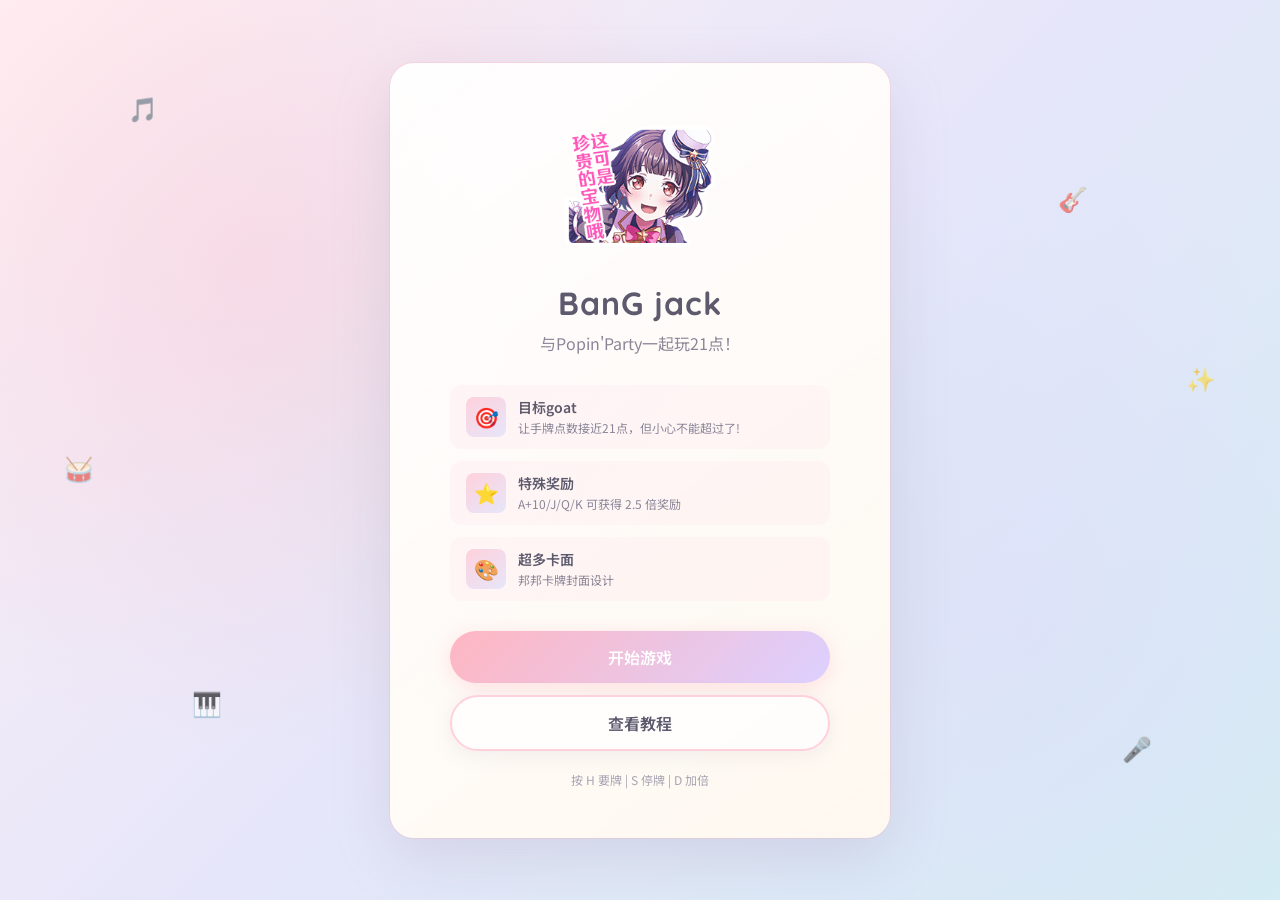
<file: src/index.html>
<!DOCTYPE html>
<html lang="zh-CN">
<head>
    <meta charset="UTF-8">
    <meta name="viewport" content="width=device-width, initial-scale=1.0">
    <meta name="description" content="BanG jack - 一款以BanG Dream为主题的经典黑杰克卡牌游戏">
    <meta name="keywords" content="BanG Dream, 黑杰克, 21点, 卡牌游戏">
    <title>邦杰克!</title>
    <link rel="stylesheet" href="css/style.css">
</head>
<body>
    <div id="app">
        <div class="loading">
            <h1>邦杰克狂欢!</h1>
            <p>游戏加载中...</p>
        </div>
    </div>
    
    <script src="js/config.js"></script>
    <script src="js/animationSystem.js"></script>
    <script src="js/cardSystem.js"></script>
    <script src="js/aiDealer.js"></script>
    <script src="js/economySystem.js"></script>
    <script src="js/uiSystem.js"></script>
    <script src="js/audioSystem.js"></script>
    <script src="js/saveSystem.js"></script>
    <script src="js/gameController.js"></script>
    <script src="js/main.js"></script>
</body>
</html>
</file>
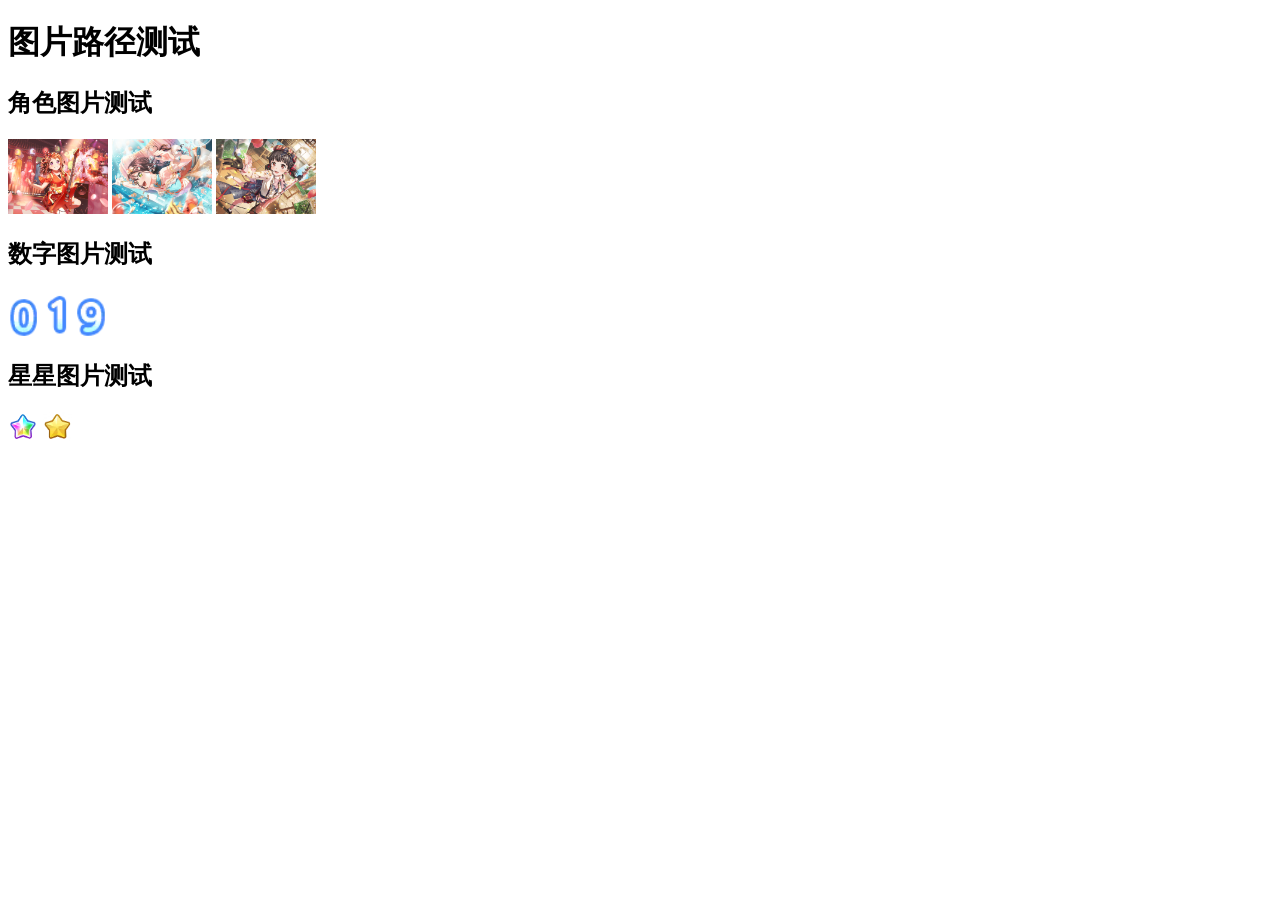
<file: test_path.html>
<!DOCTYPE html>
<html lang="zh-CN">
<head>
    <meta charset="UTF-8">
    <title>路径测试</title>
</head>
<body>
    <h1>图片路径测试</h1>
    <h2>角色图片测试</h2>
    <img src="./assets/art/cards/faces/Popin'Party/户山香澄_101_ca.png" alt="户山香澄" style="width:100px;height:auto;">
    <img src="./assets/art/cards/faces/Popin'Party/花园多惠_1019_ca.png" alt="花园多惠" style="width:100px;height:auto;">
    <img src="./assets/art/cards/faces/Popin'Party/牛込里美_1057_ca.png" alt="牛込里美" style="width:100px;height:auto;">
    
    <h2>数字图片测试</h2>
    <img src="./assets/art/cards/numbers/0.png" alt="0" style="width:30px;height:auto;">
    <img src="./assets/art/cards/numbers/1.png" alt="1" style="width:30px;height:auto;">
    <img src="./assets/art/cards/numbers/9.png" alt="9" style="width:30px;height:auto;">
    
    <h2>星星图片测试</h2>
    <img src="./assets/art/cards/numbers/star.png" alt="star" style="width:30px;height:auto;">
    <img src="./assets/art/cards/numbers/nor-star.png" alt="nor-star" style="width:30px;height:auto;">
    
    <script>
        console.log('测试路径:');
        console.log('./assets/art/cards/faces/Popin\'Party/户山香澄_101_ca.png');
    </script>
</body>
</html>
</file>
<file: src/css/style.css>
/**
 * BanG jack - 主样式文件
 * @description 游戏主样式文件，柔和可爱风格设计
 * @version 2.0
 */

@import url('https://fonts.googleapis.com/css2?family=Noto+Sans+SC:wght@400;500;700&family=Quicksand:wght@400;500;600;700&display=swap');

:root {
    --color-pink-soft: #FFB6C1;
    --color-pink-light: #FFD1DC;
    --color-pink-pale: #FFF0F3;
    --color-lavender: #E6E6FA;
    --color-lavender-soft: #DCD0FF;
    --color-mint: #B8E8D1;
    --color-mint-light: #D4F1E4;
    --color-peach: #FFDAB9;
    --color-peach-light: #FFE4D1;
    --color-sky: #B0E0E6;
    --color-sky-light: #D4EEF2;
    --color-cream: #FFF8F0;
    --color-white-soft: #FFFEFA;
    
    --color-text-primary: #5D5A6D;
    --color-text-secondary: #8A8698;
    --color-text-light: #A8A4B4;
    --color-text-dark: #3D3A4D;
    
    --color-success: #7EC8A3;
    --color-success-light: #E0F2E9;
    --color-danger: #F5A5A5;
    --color-danger-light: #FFE8E8;
    --color-warning: #FFD89B;
    --color-warning-light: #FFF3E0;
    --color-info: #A5C9F5;
    --color-info-light: #E8F2FF;
    
    --font-main: 'Noto Sans SC', 'Quicksand', sans-serif;
    --font-display: 'Quicksand', 'Noto Sans SC', sans-serif;
    
    --card-width: 110px;
    --card-height: 165px;
    --card-radius: 16px;
    
    --chip-size: 44px;
    
    --shadow-soft: 0 4px 20px rgba(150, 130, 160, 0.12);
    --shadow-hover: 0 8px 30px rgba(150, 130, 160, 0.18);
    --shadow-card: 0 2px 12px rgba(150, 130, 160, 0.1);
    --shadow-glow-pink: 0 0 20px rgba(255, 182, 193, 0.4);
    --shadow-glow-lavender: 0 0 20px rgba(220, 208, 255, 0.4);
    
    --radius-sm: 8px;
    --radius-md: 12px;
    --radius-lg: 16px;
    --radius-xl: 24px;
    --radius-full: 9999px;
    
    --transition-smooth: all 0.3s cubic-bezier(0.4, 0, 0.2, 1);
    --transition-bounce: all 0.4s cubic-bezier(0.34, 1.56, 0.64, 1);
}

* {
    margin: 0;
    padding: 0;
    box-sizing: border-box;
    -webkit-tap-highlight-color: transparent;
    -webkit-touch-callout: none;
}

*:focus {
    outline: none;
}

button, 
[role="button"],
input,
select,
textarea {
    -webkit-tap-highlight-color: transparent;
    outline: none;
}

button:focus,
[role="button"]:focus,
input:focus,
select:focus,
textarea:focus {
    outline: none;
    box-shadow: none;
}

body {
    font-family: var(--font-main);
    background: linear-gradient(to bottom right, #ff4500 0%, #ff0080 100%);
    color: var(--color-text-primary);
    min-height: 100vh;
    overflow-x: hidden;
    position: relative;
}

body::before {
    content: '';
    position: fixed;
    top: 0;
    left: 0;
    right: 0;
    bottom: 0;
    background: rgba(255, 255, 255, 0.1);
    pointer-events: none;
    z-index: 0;
}

#app {
    width: 100%;
    min-height: 100vh;
    display: flex;
    flex-direction: column;
    align-items: center;
    position: relative;
    z-index: 1;
}

.game-container {
    width: 100%;
    max-width: 900px;
    min-height: 100vh;
    padding: 20px 24px;
    display: flex;
    flex-direction: column;
    gap: 16px;
}

.scoreboard {
    display: flex;
    justify-content: space-between;
    align-items: center;
    padding: 16px 28px;
    background: linear-gradient(135deg, rgba(255, 255, 255, 0.9) 0%, rgba(255, 248, 240, 0.95) 100%);
    border-radius: var(--radius-xl);
    box-shadow: var(--shadow-soft);
    border: 1px solid rgba(255, 182, 193, 0.2);
    flex-shrink: 0;
    backdrop-filter: blur(10px);
}

.chips-display {
    display: flex;
    flex-direction: row;
    align-items: center;
    gap: 10px;
}

.chips-display .label {
    font-size: 13px;
    color: var(--color-text-secondary);
    font-weight: 500;
}

.chips-display .value {
    font-size: 26px;
    font-weight: 700;
    font-family: var(--font-display);
    color: var(--color-pink-soft);
    text-shadow: 0 2px 8px rgba(255, 182, 193, 0.4);
}

.stats-display {
    display: flex;
    gap: 24px;
}

.stat {
    display: flex;
    flex-direction: row;
    align-items: center;
    gap: 6px;
    padding: 6px 12px;
    background: rgba(255, 255, 255, 0.6);
    border-radius: var(--radius-full);
}

.stat-label {
    font-size: 12px;
    color: var(--color-text-light);
    font-weight: 500;
}

.stat-value {
    font-size: 18px;
    font-weight: 700;
    font-family: var(--font-display);
}

.stat:nth-child(1) .stat-value { color: var(--color-success); }
.stat:nth-child(2) .stat-value { color: var(--color-danger); }
.stat:nth-child(3) .stat-value { color: var(--color-warning); }

.dealer-area,
.player-area {
    display: flex;
    flex-direction: column;
    align-items: center;
    padding: 20px;
    border-radius: var(--radius-xl);
    position: relative;
    flex: 1;
    min-height: 0;
    transition: var(--transition-smooth);
}

.game-container.betting-phase .dealer-area,
.game-container.betting-phase .player-area {
    flex: 0 0 auto;
    min-height: 0;
    padding: 8px 16px;
    overflow: hidden;
}

.game-container.betting-phase .dealer-area {
    opacity: 0.6;
}

.game-container.betting-phase .player-area {
    opacity: 0.6;
}

.game-container.betting-phase .cards-container {
    min-height: 0;
    height: 0;
    padding: 0;
    margin: 0;
}

.game-container.betting-phase .points-display {
    display: none;
}

.game-container.betting-phase .controls-area {
    display: none;
}

.game-container.betting-phase .message-area {
    display: none;
}

.dealer-area {
    background: linear-gradient(135deg, rgba(255, 255, 255, 0.7) 0%, rgba(230, 230, 250, 0.5) 100%);
    border: 1px solid rgba(220, 208, 255, 0.3);
}

.player-area {
    background: linear-gradient(135deg, rgba(255, 255, 255, 0.7) 0%, rgba(255, 209, 220, 0.4) 100%);
    border: 1px solid rgba(255, 182, 193, 0.3);
}

.area-label {
    font-size: 14px;
    font-weight: 600;
    color: var(--color-text-secondary);
    margin-bottom: 12px;
    letter-spacing: 1px;
    padding: 6px 16px;
    background: rgba(255, 255, 255, 0.8);
    border-radius: var(--radius-full);
    box-shadow: 0 2px 8px rgba(150, 130, 160, 0.08);
}

.cards-container {
    display: flex;
    justify-content: center;
    align-items: center;
    gap: 12px;
    flex: 1;
    flex-wrap: wrap;
    min-height: 0;
    position: relative;
}

.cards-container .card {
    flex-shrink: 0;
}

.points-display {
    font-size: 28px;
    font-weight: 700;
    font-family: var(--font-display);
    margin-top: 12px;
    padding: 8px 24px;
    background: rgba(255, 255, 255, 0.9);
    border-radius: var(--radius-full);
    box-shadow: var(--shadow-card);
    color: var(--color-text-primary);
    transition: var(--transition-smooth);
    border: 2px solid transparent;
}

.points-display.blackjack {
    color: var(--color-success);
    border-color: var(--color-success);
    background: var(--color-success-light);
    animation: pulse-soft 1.5s infinite;
}

.points-display.bust {
    color: var(--color-danger);
    border-color: var(--color-danger);
    background: var(--color-danger-light);
    animation: shake-soft 0.5s ease-in-out;
}

.card {
    width: var(--card-width);
    height: var(--card-height);
    perspective: 1000px;
    cursor: pointer;
    position: relative;
    transition: var(--transition-bounce);
}

.card-inner {
    width: 100%;
    height: 100%;
    position: relative;
    transform-style: preserve-3d;
    transition: transform 0.5s ease-in-out;
}

.card.face-down .card-inner {
    transform: rotateY(180deg);
}

.card-front,
.card-back {
    position: absolute;
    width: 100%;
    height: 100%;
    backface-visibility: hidden;
    border-radius: var(--card-radius);
    overflow: hidden;
    box-shadow: var(--shadow-card);
}

.card-front {
    background: linear-gradient(145deg, #ffffff 0%, var(--color-cream) 100%);
    border: 2px solid var(--color-pink-light);
    display: flex;
    flex-direction: column;
}

.card-frame {
    width: 100%;
    height: 100%;
    position: relative;
    background-image: url('../../assets/art/cards/faces/frame.png');
    background-size: cover;
    background-position: center;
}

.card-character {
    width: 100%;
    height: 100%;
    display: flex;
    justify-content: center;
    align-items: center;
    overflow: hidden;
}

.character-image {
    width: 100%;
    height: 100%;
    object-fit: cover;
    object-position: center top;
}

.card-number-display {
    font-size: 36px;
    font-weight: 700;
    font-family: var(--font-display);
    color: var(--color-pink-soft);
    text-shadow: 2px 2px 4px rgba(150, 130, 160, 0.15);
}

.card-stars {
    position: absolute;
    bottom: 6px;
    left: 6px;
    display: flex;
    flex-direction: column-reverse;
    gap: 3px;
}

.star {
    width: 16px;
    height: 16px;
    object-fit: contain;
    display: block;
}

.card-back {
    background: linear-gradient(145deg, var(--color-pink-soft) 0%, var(--color-lavender-soft) 50%, var(--color-sky) 100%);
    transform: rotateY(180deg);
    display: flex;
    justify-content: center;
    align-items: center;
    border: 2px solid rgba(255, 255, 255, 0.5);
}

.card-back-pattern {
    width: 75%;
    height: 75%;
    background: 
        radial-gradient(circle at 25% 25%, rgba(255, 255, 255, 0.3) 2px, transparent 2px),
        radial-gradient(circle at 75% 75%, rgba(255, 255, 255, 0.3) 2px, transparent 2px),
        radial-gradient(circle at 50% 50%, rgba(255, 255, 255, 0.2) 3px, transparent 3px);
    background-size: 20px 20px, 20px 20px, 30px 30px;
    border-radius: var(--radius-md);
    border: 2px solid rgba(255, 255, 255, 0.4);
}

.card:hover {
    transform: translateY(-6px) scale(1.02);
    box-shadow: var(--shadow-hover);
}

.controls-area {
    display: flex;
    justify-content: center;
    gap: 12px;
    padding: 12px;
    flex-wrap: wrap;
    flex-shrink: 0;
}

.game-btn {
    padding: 12px 28px;
    font-size: 14px;
    font-weight: 600;
    font-family: var(--font-main);
    color: #fff;
    background: linear-gradient(135deg, var(--btn-color, var(--color-pink-soft)) 0%, var(--btn-color-dark, var(--color-lavender-soft)) 100%);
    border: none;
    border-radius: var(--radius-full);
    cursor: pointer;
    transition: var(--transition-bounce);
    box-shadow: var(--shadow-soft);
    min-width: 100px;
    position: relative;
    overflow: hidden;
}

.game-btn::before {
    content: '';
    position: absolute;
    top: 0;
    left: -100%;
    width: 100%;
    height: 100%;
    background: linear-gradient(90deg, transparent, rgba(255, 255, 255, 0.3), transparent);
    transition: left 0.5s ease;
}

.game-btn:hover:not(:disabled)::before {
    left: 100%;
}

.game-btn:hover:not(:disabled) {
    transform: translateY(-3px) scale(1.02);
    box-shadow: var(--shadow-hover);
}

.game-btn:active:not(:disabled) {
    transform: translateY(-1px) scale(0.98);
}

.game-btn:disabled {
    opacity: 0.5;
    cursor: not-allowed;
    filter: grayscale(30%);
    transform: none;
}

.card-glow {
    position: absolute;
    top: 50%;
    left: 50%;
    width: 150%;
    height: 150%;
    transform: translate(-50%, -50%);
    background: radial-gradient(circle, rgba(255, 182, 193, 0.3) 0%, transparent 70%);
    pointer-events: none;
    z-index: -1;
    opacity: 0;
    transition: opacity 0.3s ease;
}

.speed-line {
    position: absolute;
    top: 50%;
    left: -20px;
    width: 40px;
    height: 2px;
    background: linear-gradient(90deg, transparent, rgba(255, 182, 193, 0.6), transparent);
    transform: translateY(-50%);
    pointer-events: none;
    z-index: -1;
}

.particle-container {
    position: fixed;
    top: 0;
    left: 0;
    width: 100%;
    height: 100%;
    pointer-events: none;
    z-index: 1000;
    overflow: hidden;
}

.card.dealing {
    will-change: transform, opacity, left, top;
}

.card.flipping {
    transform-style: preserve-3d;
    backface-visibility: hidden;
}

.card.entering {
    animation: cardEnterSmooth 0.5s cubic-bezier(0.34, 1.56, 0.64, 1) forwards;
}

.card.slide-in {
    animation: cardSlideIn 0.4s cubic-bezier(0.34, 1.56, 0.64, 1) forwards;
}

.card.shifting {
    animation: existingCardShift 0.35s cubic-bezier(0.34, 1.56, 0.64, 1) forwards;
}

@keyframes cardEnterSmooth {
    0% {
        opacity: 0;
        transform: translateX(50px) scale(0.8);
        filter: blur(4px);
    }
    50% {
        opacity: 0.8;
        transform: translateX(-10px) scale(1.05);
        filter: blur(0);
    }
    70% {
        transform: translateX(5px) scale(0.98);
    }
    100% {
        opacity: 1;
        transform: translateX(0) scale(1);
        filter: blur(0);
    }
}

@keyframes cardSlideIn {
    0% {
        opacity: 0;
        transform: translateY(-30px) scale(0.9);
    }
    60% {
        opacity: 1;
        transform: translateY(5px) scale(1.02);
    }
    100% {
        opacity: 1;
        transform: translateY(0) scale(1);
    }
}

@keyframes existingCardShift {
    0% {
        transform: translateX(0);
    }
    30% {
        transform: translateX(-15px);
    }
    60% {
        transform: translateX(5px);
    }
    100% {
        transform: translateX(0);
    }
}

@keyframes shake-soft {
    0%, 100% { transform: translateX(0); }
    25% { transform: translateX(-4px); }
    75% { transform: translateX(4px); }
}

@keyframes pulse-soft {
    0%, 100% { transform: scale(1); box-shadow: var(--shadow-card); }
    50% { transform: scale(1.03); box-shadow: var(--shadow-hover); }
}

@keyframes glow {
    0%, 100% { box-shadow: 0 0 5px rgba(255, 182, 193, 0.3); }
    50% { box-shadow: 0 0 15px rgba(255, 182, 193, 0.5); }
}

.game-btn[data-action="hit"] {
    --btn-color: var(--color-pink-soft);
    --btn-color-dark: #E8A0AB;
}

.game-btn[data-action="stand"] {
    --btn-color: var(--color-lavender-soft);
    --btn-color-dark: #C8B8E8;
}

.game-btn[data-action="double"] {
    --btn-color: var(--color-sky);
    --btn-color-dark: #90C8D4;
}

.game-btn[data-action="split"] {
    --btn-color: var(--color-mint);
    --btn-color-dark: #98D4B4;
    color: var(--color-text-dark);
}

.bet-area {
    display: flex;
    flex-direction: column;
    align-items: center;
    gap: 16px;
    padding: 24px;
    background: linear-gradient(135deg, rgba(255, 255, 255, 0.85) 0%, rgba(255, 248, 240, 0.9) 100%);
    border-radius: var(--radius-xl);
    border: 1px solid rgba(255, 182, 193, 0.2);
    box-shadow: var(--shadow-soft);
    flex-shrink: 0;
    backdrop-filter: blur(10px);
}

.bet-area.hidden {
    display: none;
}

.chip-stack {
    display: flex;
    justify-content: center;
    align-items: flex-end;
    min-height: 0;
    height: 0;
    position: relative;
    perspective: 500px;
    transition: min-height 0.3s cubic-bezier(0.34, 1.56, 0.64, 1),
                height 0.3s cubic-bezier(0.34, 1.56, 0.64, 1);
    overflow: visible;
}

.chip-stack:not(:empty) {
    min-height: 60px;
    height: 60px;
}

.chip-stack:empty {
    min-height: 0;
    height: 0;
}

.stacked-chip {
    position: absolute;
    width: var(--chip-size);
    height: var(--chip-size);
    border-radius: 50%;
    display: flex;
    justify-content: center;
    align-items: center;
    font-size: 11px;
    font-weight: 700;
    font-family: var(--font-display);
    background: linear-gradient(145deg, var(--stack-chip-color) 0%, var(--stack-chip-color-dark, #ddd) 100%);
    border: 3px solid rgba(255, 255, 255, 0.6);
    box-shadow: 
        0 2px 4px rgba(0, 0, 0, 0.2),
        inset 0 2px 4px rgba(255, 255, 255, 0.3);
    color: #fff;
    text-shadow: 0 1px 2px rgba(0, 0, 0, 0.2);
    animation: chipDrop 0.4s cubic-bezier(0.34, 1.56, 0.64, 1) forwards;
    cursor: pointer;
    transition: transform 0.2s ease, box-shadow 0.2s ease;
}

.stacked-chip:hover {
    transform: translateX(-50%) translateY(-5px) scale(1.1);
    box-shadow: 
        0 6px 12px rgba(0, 0, 0, 0.3),
        inset 0 2px 4px rgba(255, 255, 255, 0.3);
}

.stacked-chip.removing {
    animation: chipRemove 0.3s cubic-bezier(0.34, 1.56, 0.64, 1) forwards;
}

@keyframes chipRemove {
    0% {
        opacity: 1;
        transform: translateX(-50%) translateY(0) scale(1);
    }
    100% {
        opacity: 0;
        transform: translateX(-50%) translateY(-30px) scale(0.5);
    }
}

.stacked-chip::after {
    content: '';
    position: absolute;
    top: 4px;
    left: 4px;
    right: 4px;
    bottom: 4px;
    border: 2px dashed rgba(255, 255, 255, 0.4);
    border-radius: 50%;
}

@keyframes chipDrop {
    0% {
        opacity: 0;
        transform: translateX(-50%) translateY(-60px) rotateZ(-20deg) scale(0.5);
    }
    60% {
        opacity: 1;
        transform: translateX(-50%) translateY(5px) rotateZ(5deg) scale(1.1);
    }
    80% {
        transform: translateX(-50%) translateY(-3px) rotateZ(-2deg) scale(0.95);
    }
    100% {
        opacity: 1;
        transform: translateX(-50%) translateY(0) rotateZ(0) scale(1);
    }
}

.drawer-overlay {
    position: fixed;
    top: 0;
    left: 0;
    right: 0;
    bottom: 0;
    background: rgba(100, 90, 110, 0.4);
    backdrop-filter: blur(4px);
    display: flex;
    justify-content: center;
    align-items: flex-end;
    z-index: 2000;
    opacity: 0;
    transition: opacity 0.3s ease;
}

.drawer-overlay.show {
    opacity: 1;
}

.drawer {
    background: linear-gradient(145deg, rgba(255, 255, 255, 0.98) 0%, rgba(255, 248, 240, 0.98) 100%);
    border-radius: var(--radius-xl) var(--radius-xl) 0 0;
    width: 100%;
    max-width: 500px;
    max-height: 80vh;
    transform: translateY(100%);
    transition: transform 0.3s cubic-bezier(0.34, 1.56, 0.64, 1);
    box-shadow: 0 -10px 40px rgba(150, 130, 160, 0.2);
}

.drawer.show {
    transform: translateY(0);
}

.drawer-header {
    display: flex;
    justify-content: space-between;
    align-items: center;
    padding: 20px 24px;
    border-bottom: 1px solid rgba(255, 182, 193, 0.2);
}

.drawer-header h3 {
    font-size: 18px;
    font-weight: 600;
    color: var(--color-text-primary);
    font-family: var(--font-display);
}

.drawer-close {
    width: 32px;
    height: 32px;
    border: none;
    background: rgba(255, 182, 193, 0.2);
    border-radius: 50%;
    font-size: 20px;
    color: var(--color-text-secondary);
    cursor: pointer;
    transition: var(--transition-smooth);
    display: flex;
    justify-content: center;
    align-items: center;
}

.drawer-close:hover {
    background: var(--color-pink-soft);
    color: #fff;
}

.drawer-content {
    padding: 24px;
}

.drawer-message {
    font-size: 16px;
    color: var(--color-text-primary);
    margin-bottom: 12px;
    text-align: center;
}

.drawer-hint {
    font-size: 14px;
    color: var(--color-text-secondary);
    text-align: center;
    margin-bottom: 16px;
}

.drawer-hint small {
    color: var(--color-text-light);
}

.drawer-warning {
    display: flex;
    align-items: center;
    gap: 10px;
    padding: 12px 16px;
    background: var(--color-warning-light);
    border-radius: var(--radius-md);
    border: 1px solid var(--color-warning);
}

.drawer-warning .warning-icon {
    font-size: 20px;
}

.drawer-warning span:last-child {
    font-size: 13px;
    color: #B8860B;
}

.drawer-actions {
    display: flex;
    gap: 12px;
    padding: 16px 24px 24px;
}

.drawer-btn-cancel {
    flex: 1;
    background: rgba(255, 255, 255, 0.8);
    color: var(--color-text-primary);
    border: 2px solid var(--color-pink-light);
}

.drawer-btn-confirm {
    flex: 1;
    background: linear-gradient(135deg, var(--color-warning) 0%, #E8C070 100%);
}

.drawer-in-bet {
    position: absolute;
    top: 100%;
    left: 0;
    right: 0;
    bottom: auto;
    background: transparent;
    backdrop-filter: none;
    border-radius: 0;
    align-items: flex-start;
    z-index: 100;
    overflow: visible;
    opacity: 1;
}

.drawer-in-bet.show {
    opacity: 1;
}

.drawer-bet {
    border-radius: var(--radius-xl);
    margin-top: 8px;
    max-width: 100%;
    box-shadow: 0 10px 40px rgba(150, 130, 160, 0.25);
    transform: translateY(-20px);
    opacity: 0;
}

.drawer-bet.show {
    transform: translateY(0);
    opacity: 1;
}

.bet-display {
    font-size: 16px;
    display: flex;
    align-items: center;
    gap: 10px;
    color: var(--color-text-secondary);
}

.bet-display .value {
    font-size: 32px;
    font-weight: 700;
    font-family: var(--font-display);
    color: var(--color-pink-soft);
    text-shadow: 0 2px 8px rgba(255, 182, 193, 0.4);
}

.chip-selector {
    display: flex;
    gap: 14px;
    flex-wrap: wrap;
    justify-content: center;
}

.chip {
    width: var(--chip-size);
    height: var(--chip-size);
    border-radius: 50%;
    display: flex;
    justify-content: center;
    align-items: center;
    font-size: 13px;
    font-weight: 700;
    font-family: var(--font-display);
    cursor: pointer;
    transition: var(--transition-bounce);
    background: linear-gradient(145deg, var(--chip-color) 0%, var(--chip-color-dark, #ddd) 100%);
    border: 3px solid rgba(255, 255, 255, 0.6);
    box-shadow: var(--shadow-soft);
    color: #fff;
    text-shadow: 0 1px 2px rgba(0, 0, 0, 0.15);
    position: relative;
}

.chip::after {
    content: '';
    position: absolute;
    top: 4px;
    left: 4px;
    right: 4px;
    bottom: 4px;
    border: 2px dashed rgba(255, 255, 255, 0.4);
    border-radius: 50%;
}

.chip.selectable:hover:not(.disabled) {
    transform: translateY(-4px) scale(1.1);
    box-shadow: var(--shadow-hover);
}

.chip.disabled {
    opacity: 0.4;
    cursor: not-allowed;
    filter: grayscale(30%);
}

.chip[data-value="10"] {
    --chip-color: var(--color-peach);
    --chip-color-dark: #E8C4A0;
}

.chip[data-value="50"] {
    --chip-color: var(--color-pink-soft);
    --chip-color-dark: #E8A0AB;
}

.chip[data-value="100"] {
    --chip-color: var(--color-lavender-soft);
    --chip-color-dark: #C8B8E8;
}

.chip[data-value="500"] {
    --chip-color: var(--color-sky);
    --chip-color-dark: #90C8D4;
}

.confirm-btn {
    background: linear-gradient(135deg, var(--color-success) 0%, #68B890 100%);
    padding: 14px 48px;
    font-size: 16px;
    margin-top: 8px;
}

.message-area {
    text-align: center;
    padding: 8px;
    flex-shrink: 0;
}

.message {
    font-size: 15px;
    font-weight: 500;
    padding: 10px 24px;
    background: rgba(255, 255, 255, 0.9);
    border-radius: var(--radius-full);
    display: inline-block;
    transition: var(--transition-smooth);
    box-shadow: var(--shadow-card);
    border: 1px solid transparent;
}

.message.success {
    color: var(--color-success);
    background: var(--color-success-light);
    border-color: var(--color-success);
}

.message.danger {
    color: var(--color-danger);
    background: var(--color-danger-light);
    border-color: var(--color-danger);
}

.message.warning {
    color: #D4A050;
    background: var(--color-warning-light);
    border-color: var(--color-warning);
}

.message.info {
    color: var(--color-info);
    background: var(--color-info-light);
    border-color: var(--color-info);
}

.result-popup {
    position: fixed;
    top: 0;
    left: 0;
    width: 100%;
    height: 100%;
    background: rgba(100, 90, 110, 0.4);
    backdrop-filter: blur(8px);
    display: flex;
    justify-content: center;
    align-items: center;
    z-index: 1000;
    animation: fadeIn 0.3s ease;
}

.result-content {
    background: linear-gradient(145deg, rgba(255, 255, 255, 0.98) 0%, rgba(255, 248, 240, 0.98) 100%);
    padding: 40px 60px;
    border-radius: var(--radius-xl);
    text-align: center;
    border: 2px solid var(--color-pink-light);
    box-shadow: var(--shadow-hover);
    animation: scaleIn 0.4s cubic-bezier(0.34, 1.56, 0.64, 1);
}

.result-popup.win .result-content {
    border-color: var(--color-success);
    box-shadow: 0 8px 40px rgba(126, 200, 163, 0.3);
    animation: resultWin 0.6s ease forwards;
}

.result-popup.win .result-title {
    color: var(--color-success);
    animation: titlePulse 0.8s ease-in-out infinite;
}

@keyframes resultWin {
    0% {
        transform: scale(0.8);
        opacity: 0;
    }
    50% {
        transform: scale(1.05);
    }
    100% {
        transform: scale(1);
        opacity: 1;
    }
}

@keyframes titlePulse {
    0%, 100% {
        text-shadow: 0 0 10px rgba(126, 200, 163, 0.5);
        transform: scale(1);
    }
    50% {
        text-shadow: 0 0 20px rgba(126, 200, 163, 0.8), 0 0 30px rgba(126, 200, 163, 0.4);
        transform: scale(1.02);
    }
}

.confetti {
    position: absolute;
    width: 10px;
    height: 10px;
    opacity: 0;
    animation: confettiFall 3s ease-out forwards;
}

@keyframes confettiFall {
    0% {
        opacity: 1;
        transform: translateY(-100vh) rotate(0deg);
    }
    100% {
        opacity: 0;
        transform: translateY(100vh) rotate(720deg);
    }
}

.confetti:nth-child(5n+1) { background: var(--color-pink-soft); border-radius: 50%; }
.confetti:nth-child(5n+2) { background: var(--color-lavender-soft); border-radius: 2px; }
.confetti:nth-child(5n+3) { background: var(--color-mint); border-radius: 50%; }
.confetti:nth-child(5n+4) { background: var(--color-peach); border-radius: 2px; }
.confetti:nth-child(5n) { background: var(--color-sky); border-radius: 50%; }

.click-stamp {
    position: fixed;
    pointer-events: none;
    z-index: 9999;
    transform: translate(-50%, -50%);
    animation: stampPopIn 0.3s ease-out;
}

.click-stamp img {
    width: 80px;
    height: 80px;
    object-fit: contain;
}

.click-stamp.fade-out {
    animation: stampFadeOut 0.5s ease-out forwards;
}

@keyframes stampPopIn {
    0% {
        opacity: 0;
        transform: translate(-50%, -50%) scale(0.3) rotate(-180deg);
    }
    50% {
        transform: translate(-50%, -50%) scale(1.1) rotate(10deg);
    }
    100% {
        opacity: 1;
        transform: translate(-50%, -50%) scale(1) rotate(0deg);
    }
}

@keyframes stampFadeOut {
    0% {
        opacity: 1;
        transform: translate(-50%, -50%) scale(1) rotate(0deg);
    }
    100% {
        opacity: 0;
        transform: translate(-50%, -50%) scale(0.8) translateY(-20px) rotate(20deg);
    }
}

.result-popup.lose .result-content {
    border-color: var(--color-danger);
    box-shadow: 0 8px 40px rgba(245, 165, 165, 0.3);
}

.result-popup.draw .result-content {
    border-color: var(--color-warning);
    box-shadow: 0 8px 40px rgba(255, 216, 155, 0.3);
}

.result-title {
    font-size: 32px;
    font-weight: 700;
    font-family: var(--font-display);
    margin-bottom: 12px;
    color: var(--color-text-primary);
}

.result-message {
    font-size: 16px;
    margin-bottom: 16px;
    color: var(--color-text-secondary);
}

.result-chips {
    font-size: 22px;
    font-weight: 600;
    margin-bottom: 24px;
}

.result-chips .chips-win {
    color: var(--color-success);
    font-size: 28px;
    font-family: var(--font-display);
    text-shadow: 0 2px 8px rgba(126, 200, 163, 0.4);
}

.result-chips .chips-lose {
    color: var(--color-danger);
    font-size: 28px;
    font-family: var(--font-display);
    text-shadow: 0 2px 8px rgba(245, 165, 165, 0.4);
}

.tutorial-overlay {
    position: fixed;
    top: 0;
    left: 0;
    width: 100%;
    height: 100%;
    background: rgba(100, 90, 110, 0.5);
    backdrop-filter: blur(10px);
    display: flex;
    justify-content: center;
    align-items: center;
    z-index: 2000;
    animation: fadeIn 0.5s ease;
}

.tutorial-content {
    background: linear-gradient(145deg, rgba(255, 255, 255, 0.98) 0%, rgba(255, 248, 240, 0.98) 100%);
    padding: 36px;
    border-radius: var(--radius-xl);
    max-width: 480px;
    width: 90%;
    max-height: 80vh;
    overflow-y: auto;
    border: 2px solid var(--color-pink-light);
    box-shadow: var(--shadow-hover);
}

.tutorial-content h2 {
    font-size: 24px;
    font-family: var(--font-display);
    margin-bottom: 24px;
    text-align: center;
    color: var(--color-text-primary);
}

.tutorial-steps {
    display: flex;
    flex-direction: column;
    gap: 14px;
    margin-bottom: 24px;
}

.tutorial-step {
    background: rgba(255, 209, 220, 0.2);
    padding: 14px 18px;
    border-radius: var(--radius-md);
    border-left: 3px solid var(--color-pink-soft);
}

.tutorial-step h3 {
    font-size: 14px;
    font-weight: 600;
    margin-bottom: 6px;
    color: var(--color-text-primary);
}

.tutorial-step p {
    font-size: 13px;
    color: var(--color-text-secondary);
    line-height: 1.6;
}

.tutorial-content .game-btn {
    width: 100%;
    padding: 14px;
    font-size: 16px;
}

.bust-effect {
    animation: shake-soft 0.5s ease-in-out;
}

.victory-particles {
    position: fixed;
    top: 0;
    left: 0;
    width: 100%;
    height: 100%;
    pointer-events: none;
    z-index: 999;
    overflow: hidden;
}

.particle {
    position: absolute;
    width: 10px;
    height: 10px;
    background: var(--color-pink-soft);
    border-radius: 50%;
    animation: fall 3s ease-in-out forwards;
    box-shadow: 0 0 6px rgba(255, 182, 193, 0.5);
}

.particle:nth-child(odd) {
    background: var(--color-lavender-soft);
}

.particle:nth-child(3n) {
    background: var(--color-mint);
}

.thinking::after {
    content: '💭';
    position: absolute;
    top: 50%;
    left: 50%;
    transform: translate(-50%, -50%);
    font-size: 40px;
    animation: float 2s ease-in-out infinite;
}

.animate {
    animation: pulse-soft 0.3s ease;
}

@keyframes fadeIn {
    from { opacity: 0; }
    to { opacity: 1; }
}

@keyframes scaleIn {
    from { transform: scale(0.85); opacity: 0; }
    to { transform: scale(1); opacity: 1; }
}

@keyframes float {
    0%, 100% { transform: translate(-50%, -50%); }
    50% { transform: translate(-50%, calc(-50% - 12px)); }
}

@keyframes fall {
    0% {
        transform: translateY(-100px) rotate(0deg);
        opacity: 1;
    }
    100% {
        transform: translateY(100vh) rotate(720deg);
        opacity: 0;
    }
}

@media (max-width: 768px) {
    :root {
        --card-width: 150px;
        --card-height: 224px;
        --chip-size: 38px;
        --radius-lg: 14px;
        --radius-xl: 18px;
    }
    
    * {
        -webkit-tap-highlight-color: transparent;
        -webkit-touch-callout: none;
    }
    
    button:active,
    .game-btn:active,
    .chip:active,
    .stacked-chip:active,
    .card:active {
        -webkit-tap-highlight-color: transparent;
        outline: none;
        box-shadow: none;
    }
    
    .game-container{
        padding: 12px 16px;
        gap: 12px;
    }
    
    .scoreboard {
        padding: 12px 20px;
    }
    
    .chips-display .value {
        font-size: 22px;
    }
    
    .stats-display {
        gap: 12px;
    }
    
    .stat {
        padding: 4px 10px;
    }
    
    .stat-value {
        font-size: 16px;
    }
    
    .game-btn {
        padding: 10px 20px;
        font-size: 13px;
        min-width: 85px;
    }
    
    .points-display {
        font-size: 24px;
        padding: 6px 18px;
    }
    
    .result-content {
        padding: 30px 40px;
    }
    
    .result-title {
        font-size: 26px;
    }
    
    .dealer-area,
    .player-area {
        padding: 14px;
    }
    
    .area-label {
        font-size: 13px;
        padding: 5px 12px;
    }
}

@media (max-width: 480px) {
    :root {
        --card-width: 120px;
        --card-height: 180px;
        --chip-size: 34px;
    }
    
    * {
        -webkit-tap-highlight-color: transparent;
        -webkit-touch-callout: none;
    }
    
    button:active,
    .game-btn:active,
    .chip:active,
    .stacked-chip:active,
    .card:active {
        -webkit-tap-highlight-color: transparent;
        outline: none;
        box-shadow: none;
    }
    
    .controls-area {
        gap: 8px;
    }
    
    .game-btn {
        padding: 8px 16px;
        font-size: 12px;
        min-width: 72px;
    }
    
    .chip-selector {
        gap: 10px;
    }
    
    .chip {
        font-size: 11px;
    }
    
    .area-label {
        font-size: 12px;
    }
    
    .points-display {
        font-size: 20px;
    }
}

.split-area {
    display: flex;
    flex-direction: column;
    align-items: center;
    padding: 12px;
    border-radius: var(--radius-lg);
    background: rgba(255, 209, 220, 0.15);
    border: 2px solid transparent;
    transition: var(--transition-smooth);
    min-width: 150px;
}

.split-area.active {
    border-color: var(--color-pink-soft);
    background: rgba(255, 209, 220, 0.3);
    box-shadow: var(--shadow-glow-pink);
}

.split-label {
    font-size: 12px;
    font-weight: 600;
    color: var(--color-text-secondary);
    margin-bottom: 8px;
    padding: 4px 12px;
    background: rgba(255, 255, 255, 0.7);
    border-radius: var(--radius-full);
}

.split-cards {
    display: flex;
    justify-content: center;
    align-items: center;
    gap: 6px;
    min-height: 90px;
}

.split-cards .card {
    width: 70px;
    height: 105px;
}

.split-points {
    font-size: 20px;
    font-weight: 700;
    font-family: var(--font-display);
    margin-top: 8px;
    padding: 4px 14px;
    background: rgba(255, 255, 255, 0.9);
    border-radius: var(--radius-full);
    box-shadow: var(--shadow-card);
}

.result-chips .chips-win {
    color: var(--color-success);
    font-size: 28px;
    font-family: var(--font-display);
    text-shadow: 0 2px 8px rgba(126, 200, 163, 0.4);
}

.result-chips .chips-lose {
    color: var(--color-danger);
    font-size: 28px;
    font-family: var(--font-display);
    text-shadow: 0 2px 8px rgba(245, 165, 165, 0.4);
}

.split-results {
    margin: 16px 0;
    text-align: left;
}

.split-result-item {
    font-size: 14px;
    margin: 6px 0;
    padding: 8px 14px;
    border-radius: var(--radius-sm);
}

.split-result-item.success {
    color: var(--color-success);
    background: var(--color-success-light);
}

.split-result-item.danger {
    color: var(--color-danger);
    background: var(--color-danger-light);
}

.split-result-item.warning {
    color: #D4A050;
    background: var(--color-warning-light);
}

.player-area.has-split {
    display: flex;
    flex-direction: row;
    justify-content: center;
    gap: 16px;
    align-items: flex-start;
}

.player-area.has-split .area-label {
    width: 100%;
    text-align: center;
    margin-bottom: 12px;
}

@media (orientation: landscape) and (min-width: 768px) {
    :root {
        --card-width: 100px;
        --card-height: 150px;
    }
    
    * {
        -webkit-tap-highlight-color: transparent;
        -webkit-touch-callout: none;
    }
    
    button:active,
    .game-btn:active,
    .chip:active,
    .stacked-chip:active {
        -webkit-tap-highlight-color: transparent;
        outline: none;
    }
    
    .game-container {
        padding: 8px 20px;
        gap: 8px;
    }
    
    .game-container.betting-phase .dealer-area,
    .game-container.betting-phase .player-area {
        flex: 0 0 auto;
        padding: 6px 12px;
        overflow: visible;
    }
    
    .game-container.betting-phase .dealer-area .area-label,
    .game-container.betting-phase .player-area .area-label {
        display: block;
        position: relative;
        top: auto;
        left: auto;
        transform: none;
        margin-bottom: 0;
        padding: 4px 12px;
        font-size: 12px;
    }
    
    .scoreboard {
        padding: 8px 16px;
    }
    
    .chips-display .value {
        font-size: 20px;
    }
    
    .stats-display {
        gap: 16px;
    }
    
    .dealer-area,
    .player-area {
        flex-direction: row;
        justify-content: center;
        align-items: center;
        gap: 12px;
        padding: 10px 16px;
        min-height: auto;
    }
    
    .area-label {
        position: absolute;
        top: 6px;
        left: 50%;
        transform: translateX(-50%);
        margin-bottom: 0;
        padding: 4px 12px;
        font-size: 11px;
    }
    
    .cards-container {
        flex: 1;
        justify-content: center;
    }
    
    .points-display {
        order: -1;
        margin-top: 0;
        margin-right: 12px;
        margin-left: 0;
        font-size: 22px;
        padding: 6px 16px;
    }
    
    .controls-area {
        padding: 6px;
    }
    
    .game-btn {
        padding: 8px 20px;
        font-size: 12px;
        min-width: 80px;
    }
    
    .bet-area {
        padding: 12px 20px;
        gap: 10px;
    }
    
    .chip-stack {
        min-height: 50px;
        height: 50px;
    }
    
    .stacked-chip {
        width: 38px;
        height: 38px;
        font-size: 10px;
    }
    
    .chip-selector {
        gap: 10px;
    }
    
    .split-area {
        flex-direction: row;
        gap: 8px;
        padding: 6px 10px;
        min-width: auto;
    }
    
    .split-label {
        margin-bottom: 0;
        padding: 4px 10px;
        font-size: 11px;
    }
    
    .split-cards {
        flex-direction: row;
    }
    
    .split-cards .card {
        width: 55px;
        height: 82px;
    }
    
    .split-points {
        margin-top: 0;
        margin-left: 8px;
        font-size: 14px;
    }
    
    .player-area.has-split {
        flex-direction: column;
        gap: 10px;
    }
    
    .player-area.has-split .area-label {
        position: relative;
        top: auto;
        left: auto;
        transform: none;
    }
}

@media (orientation: landscape) and (min-width: 1024px) {
    :root {
        --card-width: 115px;
        --card-height: 172px;
    }
    
    .game-container {
        padding: 10px 28px;
        gap: 10px;
    }
    
    .dealer-area,
    .player-area {
        padding: 12px 20px;
        gap: 16px;
    }
    
    .area-label {
        top: 8px;
        padding: 5px 14px;
        font-size: 12px;
    }
    
    .points-display {
        margin-right: 16px;
        font-size: 26px;
        padding: 8px 20px;
    }
    
    .split-cards .card {
        width: 65px;
        height: 98px;
    }
}

.welcome-overlay {
    position: fixed;
    top: 0;
    left: 0;
    width: 100%;
    height: 100%;
    background: linear-gradient(135deg, var(--color-pink-pale) 0%, var(--color-lavender) 50%, var(--color-sky-light) 100%);
    display: flex;
    justify-content: center;
    align-items: center;
    z-index: 3000;
    animation: fadeIn 0.5s ease;
}

.welcome-overlay::before {
    content: '';
    position: absolute;
    top: 0;
    left: 0;
    right: 0;
    bottom: 0;
    background: 
        radial-gradient(circle at 20% 30%, rgba(255, 182, 193, 0.3) 0%, transparent 40%),
        radial-gradient(circle at 80% 70%, rgba(220, 208, 255, 0.3) 0%, transparent 40%),
        radial-gradient(circle at 50% 50%, rgba(184, 232, 209, 0.2) 0%, transparent 50%);
    pointer-events: none;
}

.welcome-content {
    position: relative;
    z-index: 1;
    display: flex;
    flex-direction: column;
    align-items: center;
    padding: 50px 60px;
    background: linear-gradient(145deg, rgba(255, 255, 255, 0.95) 0%, rgba(255, 248, 240, 0.98) 100%);
    border-radius: var(--radius-xl);
    box-shadow: 
        0 20px 60px rgba(150, 130, 160, 0.2),
        0 0 0 1px rgba(255, 182, 193, 0.3);
    text-align: center;
    max-width: 500px;
    width: 90%;
    animation: welcomeSlideIn 0.6s cubic-bezier(0.34, 1.56, 0.64, 1);
}

@keyframes welcomeSlideIn {
    0% {
        opacity: 0;
        transform: translateY(30px) scale(0.95);
    }
    100% {
        opacity: 1;
        transform: translateY(0) scale(1);
    }
}

.welcome-logo {
    width: 150px;
    height: 150px;
    margin-bottom: 20px;
    display: flex;
    justify-content: center;
    align-items: center;
    animation: logoFloat 3s ease-in-out infinite;
}

.welcome-logo img {
    width: 100%;
    height: 100%;
    object-fit: contain;
}

@keyframes logoFloat {
    0%, 100% { transform: translateY(0); }
    50% { transform: translateY(-8px); }
}

.welcome-title {
    font-size: 32px;
    font-weight: 700;
    font-family: var(--font-display);
    color: var(--color-text-primary);
    margin-bottom: 8px;
    letter-spacing: 1px;
}

.welcome-subtitle {
    font-size: 16px;
    color: var(--color-text-secondary);
    margin-bottom: 30px;
}

.welcome-features {
    display: flex;
    flex-direction: column;
    gap: 12px;
    margin-bottom: 30px;
    width: 100%;
}

.welcome-feature {
    display: flex;
    align-items: center;
    gap: 12px;
    padding: 12px 16px;
    background: rgba(255, 209, 220, 0.15);
    border-radius: var(--radius-md);
    text-align: left;
    transition: var(--transition-smooth);
}

.welcome-feature:hover {
    background: rgba(255, 209, 220, 0.25);
    transform: translateX(4px);
}

.welcome-feature-icon {
    width: 40px;
    height: 40px;
    background: linear-gradient(145deg, var(--color-pink-light) 0%, var(--color-lavender) 100%);
    border-radius: var(--radius-sm);
    display: flex;
    justify-content: center;
    align-items: center;
    font-size: 20px;
    flex-shrink: 0;
}

.welcome-feature-text {
    flex: 1;
}

.welcome-feature-text h4 {
    font-size: 14px;
    font-weight: 600;
    color: var(--color-text-primary);
    margin-bottom: 2px;
}

.welcome-feature-text p {
    font-size: 12px;
    color: var(--color-text-secondary);
}

.welcome-buttons {
    display: flex;
    flex-direction: column;
    gap: 12px;
    width: 100%;
}

.welcome-btn {
    padding: 14px 32px;
    font-size: 16px;
    font-weight: 600;
    font-family: var(--font-main);
    border: none;
    border-radius: var(--radius-full);
    cursor: pointer;
    transition: var(--transition-bounce);
    position: relative;
    overflow: hidden;
}

.welcome-btn::before {
    content: '';
    position: absolute;
    top: 0;
    left: -100%;
    width: 100%;
    height: 100%;
    background: linear-gradient(90deg, transparent, rgba(255, 255, 255, 0.3), transparent);
    transition: left 0.5s ease;
}

.welcome-btn:hover::before {
    left: 100%;
}

.welcome-btn-primary {
    background: linear-gradient(135deg, var(--color-pink-soft) 0%, var(--color-lavender-soft) 100%);
    color: #fff;
    box-shadow: 0 4px 20px rgba(255, 182, 193, 0.4);
}

.welcome-btn-primary:hover {
    transform: translateY(-3px) scale(1.02);
    box-shadow: 0 8px 30px rgba(255, 182, 193, 0.5);
}

.welcome-btn-secondary {
    background: rgba(255, 255, 255, 0.8);
    color: var(--color-text-primary);
    border: 2px solid var(--color-pink-light);
    box-shadow: var(--shadow-soft);
}

.welcome-btn-secondary:hover {
    background: rgba(255, 209, 220, 0.2);
    transform: translateY(-2px);
}

.welcome-footer {
    margin-top: 20px;
    font-size: 12px;
    color: var(--color-text-light);
}

.welcome-decorations {
    position: absolute;
    top: 0;
    left: 0;
    right: 0;
    bottom: 0;
    pointer-events: none;
    overflow: hidden;
}

.welcome-decoration {
    position: absolute;
    font-size: 24px;
    opacity: 0.6;
    animation: decorationFloat 4s ease-in-out infinite;
}

.welcome-decoration:nth-child(1) { top: 10%; left: 10%; animation-delay: 0s; }
.welcome-decoration:nth-child(2) { top: 20%; right: 15%; animation-delay: 0.5s; }
.welcome-decoration:nth-child(3) { bottom: 20%; left: 15%; animation-delay: 1s; }
.welcome-decoration:nth-child(4) { bottom: 15%; right: 10%; animation-delay: 1.5s; }
.welcome-decoration:nth-child(5) { top: 50%; left: 5%; animation-delay: 2s; }
.welcome-decoration:nth-child(6) { top: 40%; right: 5%; animation-delay: 2.5s; }

@keyframes decorationFloat {
    0%, 100% { transform: translateY(0) rotate(0deg); }
    50% { transform: translateY(-15px) rotate(10deg); }
}

@media (max-width: 480px) {
    .welcome-content {
        padding: 30px 24px;
    }
    
    .welcome-logo {
        width: 100px;
        height: 100px;
    }
    
    .welcome-title {
        font-size: 24px;
    }
    
    .welcome-subtitle {
        font-size: 14px;
    }
    
    .welcome-feature {
        padding: 10px 12px;
    }
    
    .welcome-feature-icon {
        width: 36px;
        height: 36px;
        font-size: 18px;
    }
}
</file>
